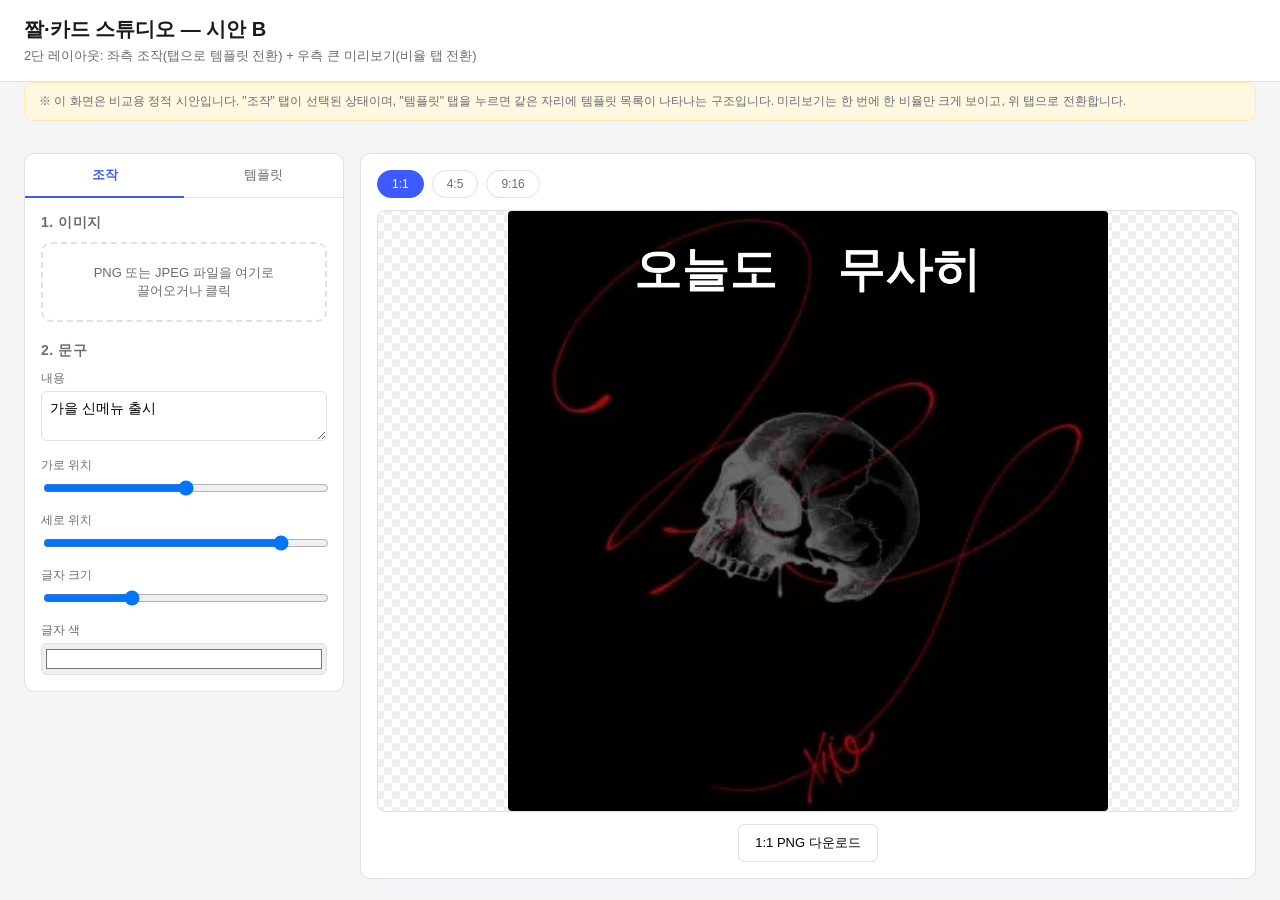
<file: test-assets/mockup_B.html>
<!DOCTYPE html>
<html lang="ko"><head><meta charset="UTF-8" />
<style>
:root{--bg:#f5f5f7;--panel:#fff;--border:#e0e0e6;--text:#1b1b1f;--muted:#6b6b76;--accent:#3d5afe;--radius:10px}
*{box-sizing:border-box}
body{margin:0;font-family:-apple-system,"Apple SD Gothic Neo","Segoe UI",Roboto,"Noto Sans KR",sans-serif;background:var(--bg);color:var(--text)}
.topbar{padding:16px 24px;background:var(--panel);border-bottom:1px solid var(--border)}
.topbar h1{margin:0 0 4px;font-size:20px}
.subtitle{margin:0;color:var(--muted);font-size:13px}
.layout{display:grid;grid-template-columns:320px 1fr;gap:16px;padding:16px 24px;align-items:start}
.panel{background:var(--panel);border:1px solid var(--border);border-radius:var(--radius);padding:0;overflow:hidden}
.tabs{display:flex;border-bottom:1px solid var(--border)}
.tab{flex:1;text-align:center;padding:12px;font-size:13px;color:var(--muted);cursor:pointer}
.tab.active{color:var(--accent);font-weight:600;border-bottom:2px solid var(--accent);margin-bottom:-1px}
.tabbody{padding:16px}
.panel h2{font-size:14px;margin:0 0 10px;color:var(--muted);text-transform:uppercase;letter-spacing:.04em}
.panel h2:not(:first-child){margin-top:20px}
.dropzone{border:2px dashed var(--border);border-radius:var(--radius);padding:20px 12px;text-align:center;font-size:13px;color:var(--muted)}
label{display:block;font-size:12px;color:var(--muted);margin-bottom:4px}
textarea{width:100%;font-family:inherit;font-size:14px;padding:8px;border:1px solid var(--border);border-radius:6px}
.field-row{margin-top:12px}
input[type=range]{width:100%}
input[type=color]{width:100%;height:32px;border:1px solid var(--border);border-radius:6px}
.preview-wrap{padding:16px}
.ratio-tabs{display:flex;gap:8px;margin-bottom:12px}
.ratio-tabs span{padding:6px 14px;border:1px solid var(--border);border-radius:20px;font-size:12px;color:var(--muted)}
.ratio-tabs span.active{background:var(--accent);color:#fff;border-color:var(--accent)}
.bigpreview{display:flex;justify-content:center;align-items:center;background:repeating-conic-gradient(#eee 0% 25%,#fff 0% 50%) 50%/16px 16px;border:1px solid var(--border);border-radius:8px;min-height:600px}
.bigpreview img{max-height:600px;border-radius:4px}
.dl-row{display:flex;gap:8px;margin-top:12px;justify-content:center}
button{padding:9px 16px;border-radius:6px;border:1px solid var(--border);background:#fff;font-size:13px}
.note{margin:0 24px 16px;font-size:12px;color:var(--muted);background:#fff8e1;border:1px solid #ffe08280;padding:10px 14px;border-radius:8px}
</style></head>
<body>
<header class="topbar"><h1>짤·카드 스튜디오 — 시안 B</h1><p class="subtitle">2단 레이아웃: 좌측 조작(탭으로 템플릿 전환) + 우측 큰 미리보기(비율 탭 전환)</p></header>
<p class="note">※ 이 화면은 비교용 정적 시안입니다. "조작" 탭이 선택된 상태이며, "템플릿" 탭을 누르면 같은 자리에 템플릿 목록이 나타나는 구조입니다. 미리보기는 한 번에 한 비율만 크게 보이고, 위 탭으로 전환합니다.</p>
<main class="layout">
  <section class="panel">
    <div class="tabs"><div class="tab active">조작</div><div class="tab">템플릿</div></div>
    <div class="tabbody">
      <h2>1. 이미지</h2>
      <div class="dropzone">PNG 또는 JPEG 파일을 여기로<br/>끌어오거나 클릭</div>
      <h2>2. 문구</h2>
      <label>내용</label>
      <textarea rows="2">가을 신메뉴 출시</textarea>
      <div class="field-row"><label>가로 위치</label><input type="range" value="50"></div>
      <div class="field-row"><label>세로 위치</label><input type="range" value="85"></div>
      <div class="field-row"><label>글자 크기</label><input type="range" value="30"></div>
      <div class="field-row"><label>글자 색</label><input type="color" value="#ffffff"></div>
    </div>
  </section>
  <section class="panel">
    <div class="preview-wrap">
      <div class="ratio-tabs"><span class="active">1:1</span><span>4:5</span><span>9:16</span></div>
      <div class="bigpreview"><img src="../test-assets/finished/finished_1_1x1.png" /></div>
      <div class="dl-row"><button>1:1 PNG 다운로드</button></div>
    </div>
  </section>
</main>
</body></html>
</file>
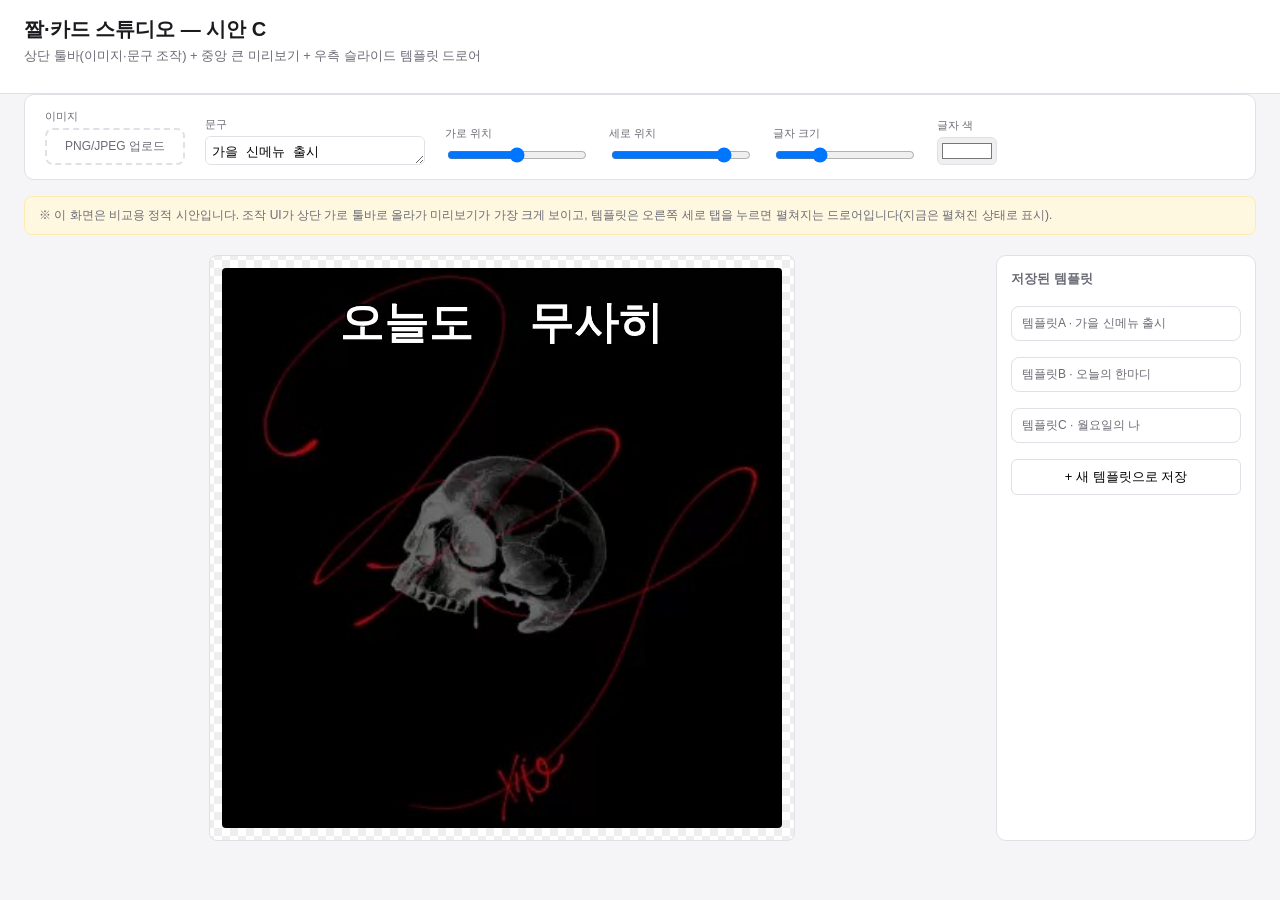
<file: test-assets/mockup_C.html>
<!DOCTYPE html>
<html lang="ko"><head><meta charset="UTF-8" />
<style>
:root{--bg:#f5f5f7;--panel:#fff;--border:#e0e0e6;--text:#1b1b1f;--muted:#6b6b76;--accent:#3d5afe;--radius:10px}
*{box-sizing:border-box}
body{margin:0;font-family:-apple-system,"Apple SD Gothic Neo","Segoe UI",Roboto,"Noto Sans KR",sans-serif;background:var(--bg);color:var(--text)}
.topbar{padding:16px 24px;background:var(--panel);border-bottom:1px solid var(--border)}
.topbar h1{margin:0 0 4px;font-size:20px}
.subtitle{margin:0 0 12px;color:var(--muted);font-size:13px}
.toolbar{display:flex;gap:20px;align-items:flex-end;padding:14px 20px;background:var(--panel);border:1px solid var(--border);border-radius:var(--radius);margin:0 24px;flex-wrap:wrap}
.tgroup{display:flex;flex-direction:column;gap:4px;min-width:140px}
.tgroup label{font-size:11px;color:var(--muted)}
.tgroup .dz{border:2px dashed var(--border);border-radius:8px;padding:8px;text-align:center;font-size:12px;color:var(--muted)}
input[type=range]{width:140px}
input[type=color]{width:60px;height:28px;border:1px solid var(--border);border-radius:6px}
textarea{width:220px;font-size:13px;padding:6px;border:1px solid var(--border);border-radius:6px}
.stage{display:flex;padding:20px 24px;gap:0;position:relative}
.center{flex:1;display:flex;justify-content:center}
.bigpreview{background:repeating-conic-gradient(#eee 0% 25%,#fff 0% 50%) 50%/16px 16px;border:1px solid var(--border);border-radius:8px;padding:12px}
.bigpreview img{max-height:560px;display:block;border-radius:4px}
.drawer{width:60px;background:var(--panel);border:1px solid var(--border);border-radius:var(--radius);display:flex;flex-direction:column;align-items:center;padding:12px 0;gap:8px;margin-left:16px;writing-mode:vertical-rl;font-size:13px;color:var(--muted);cursor:pointer}
.drawer.open{width:260px;writing-mode:horizontal-tb;align-items:stretch;padding:14px}
.drawer.open h3{font-size:13px;margin:0 0 10px;color:var(--muted)}
.tmpl{border:1px solid var(--border);border-radius:8px;padding:8px 10px;font-size:12px;margin-bottom:8px}
button{padding:8px 14px;border-radius:6px;border:1px solid var(--border);background:#fff;font-size:13px}
.note{margin:16px 24px 0;font-size:12px;color:var(--muted);background:#fff8e1;border:1px solid #ffe08280;padding:10px 14px;border-radius:8px}
</style></head>
<body>
<header class="topbar"><h1>짤·카드 스튜디오 — 시안 C</h1><p class="subtitle">상단 툴바(이미지·문구 조작) + 중앙 큰 미리보기 + 우측 슬라이드 템플릿 드로어</p></header>
<div class="toolbar">
  <div class="tgroup"><label>이미지</label><div class="dz">PNG/JPEG 업로드</div></div>
  <div class="tgroup"><label>문구</label><textarea rows="1">가을 신메뉴 출시</textarea></div>
  <div class="tgroup"><label>가로 위치</label><input type="range" value="50"></div>
  <div class="tgroup"><label>세로 위치</label><input type="range" value="85"></div>
  <div class="tgroup"><label>글자 크기</label><input type="range" value="30"></div>
  <div class="tgroup"><label>글자 색</label><input type="color" value="#ffffff"></div>
</div>
<p class="note">※ 이 화면은 비교용 정적 시안입니다. 조작 UI가 상단 가로 툴바로 올라가 미리보기가 가장 크게 보이고, 템플릿은 오른쪽 세로 탭을 누르면 펼쳐지는 드로어입니다(지금은 펼쳐진 상태로 표시).</p>
<div class="stage">
  <div class="center"><div class="bigpreview"><img src="../test-assets/finished/finished_1_1x1.png" /></div></div>
  <div class="drawer open">
    <h3>저장된 템플릿</h3>
    <div class="tmpl">템플릿A · 가을 신메뉴 출시</div>
    <div class="tmpl">템플릿B · 오늘의 한마디</div>
    <div class="tmpl">템플릿C · 월요일의 나</div>
    <button>+ 새 템플릿으로 저장</button>
  </div>
</div>
</body></html>
</file>
